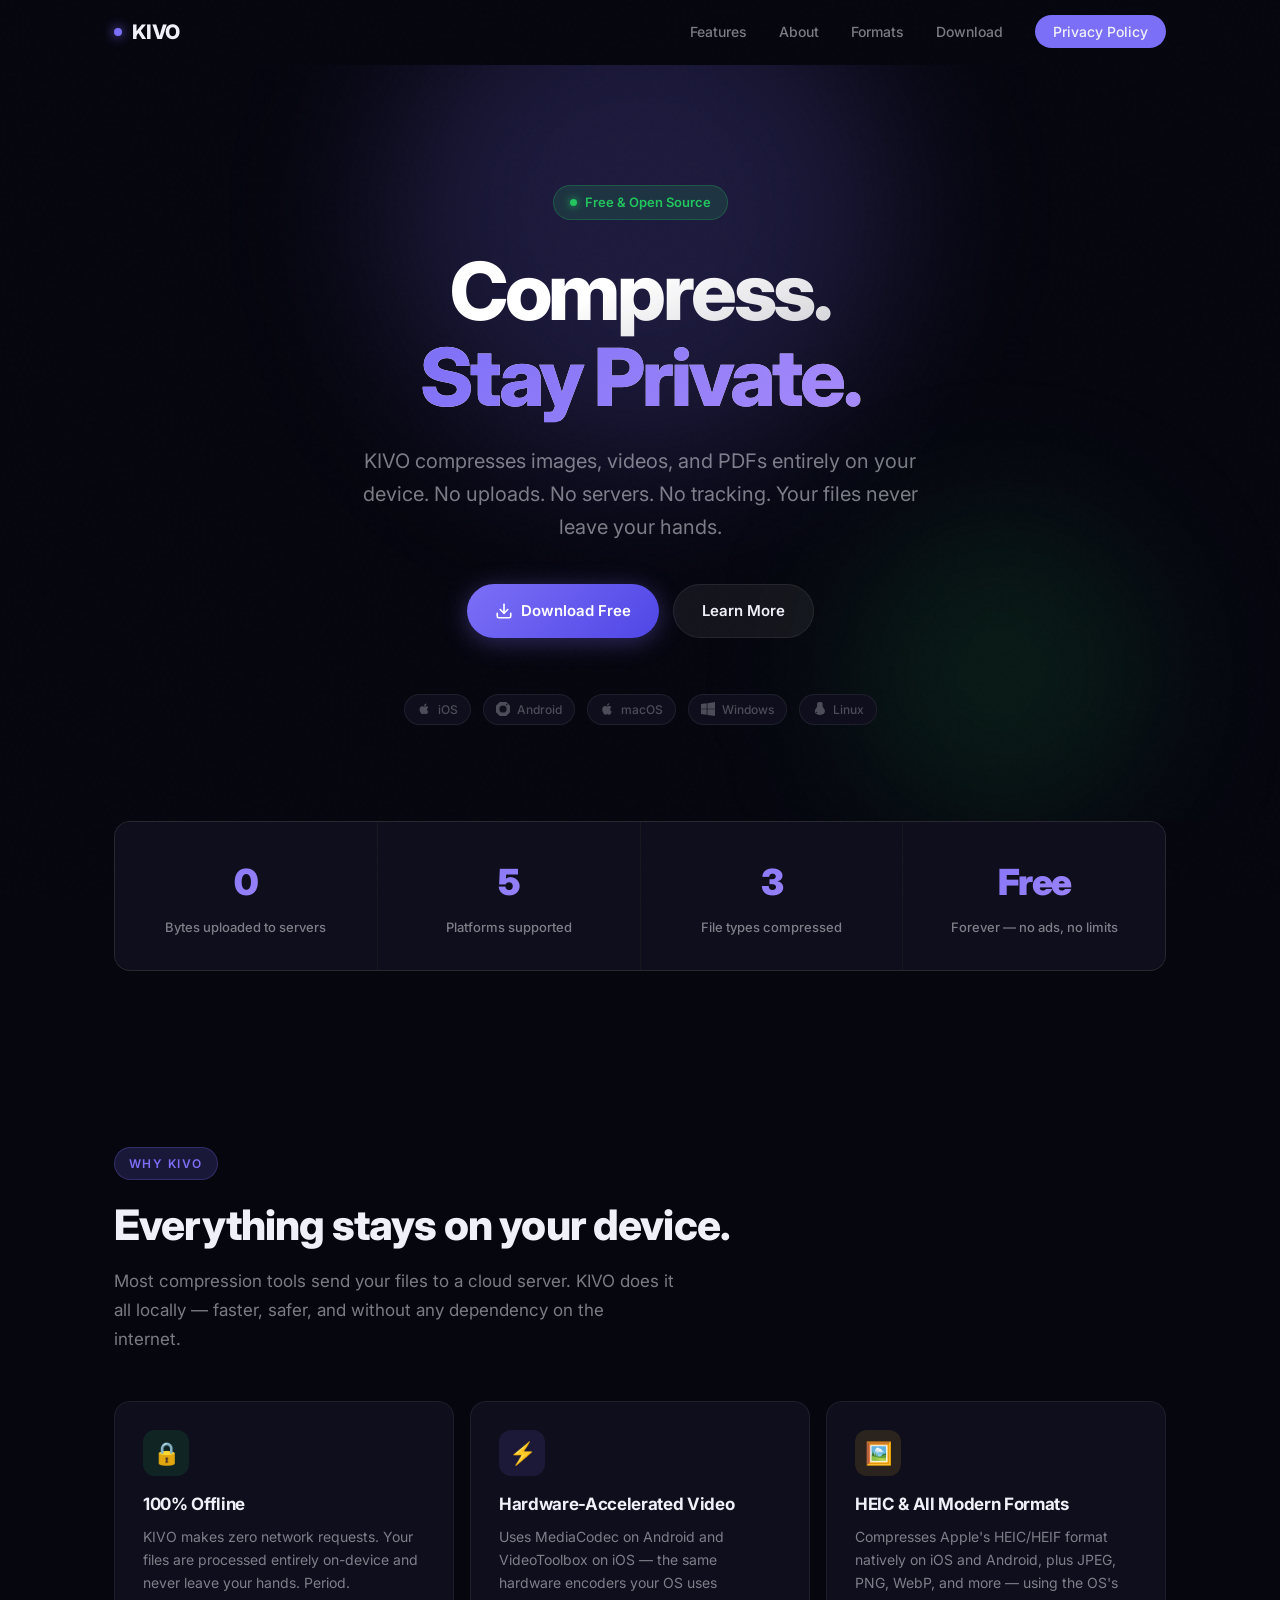
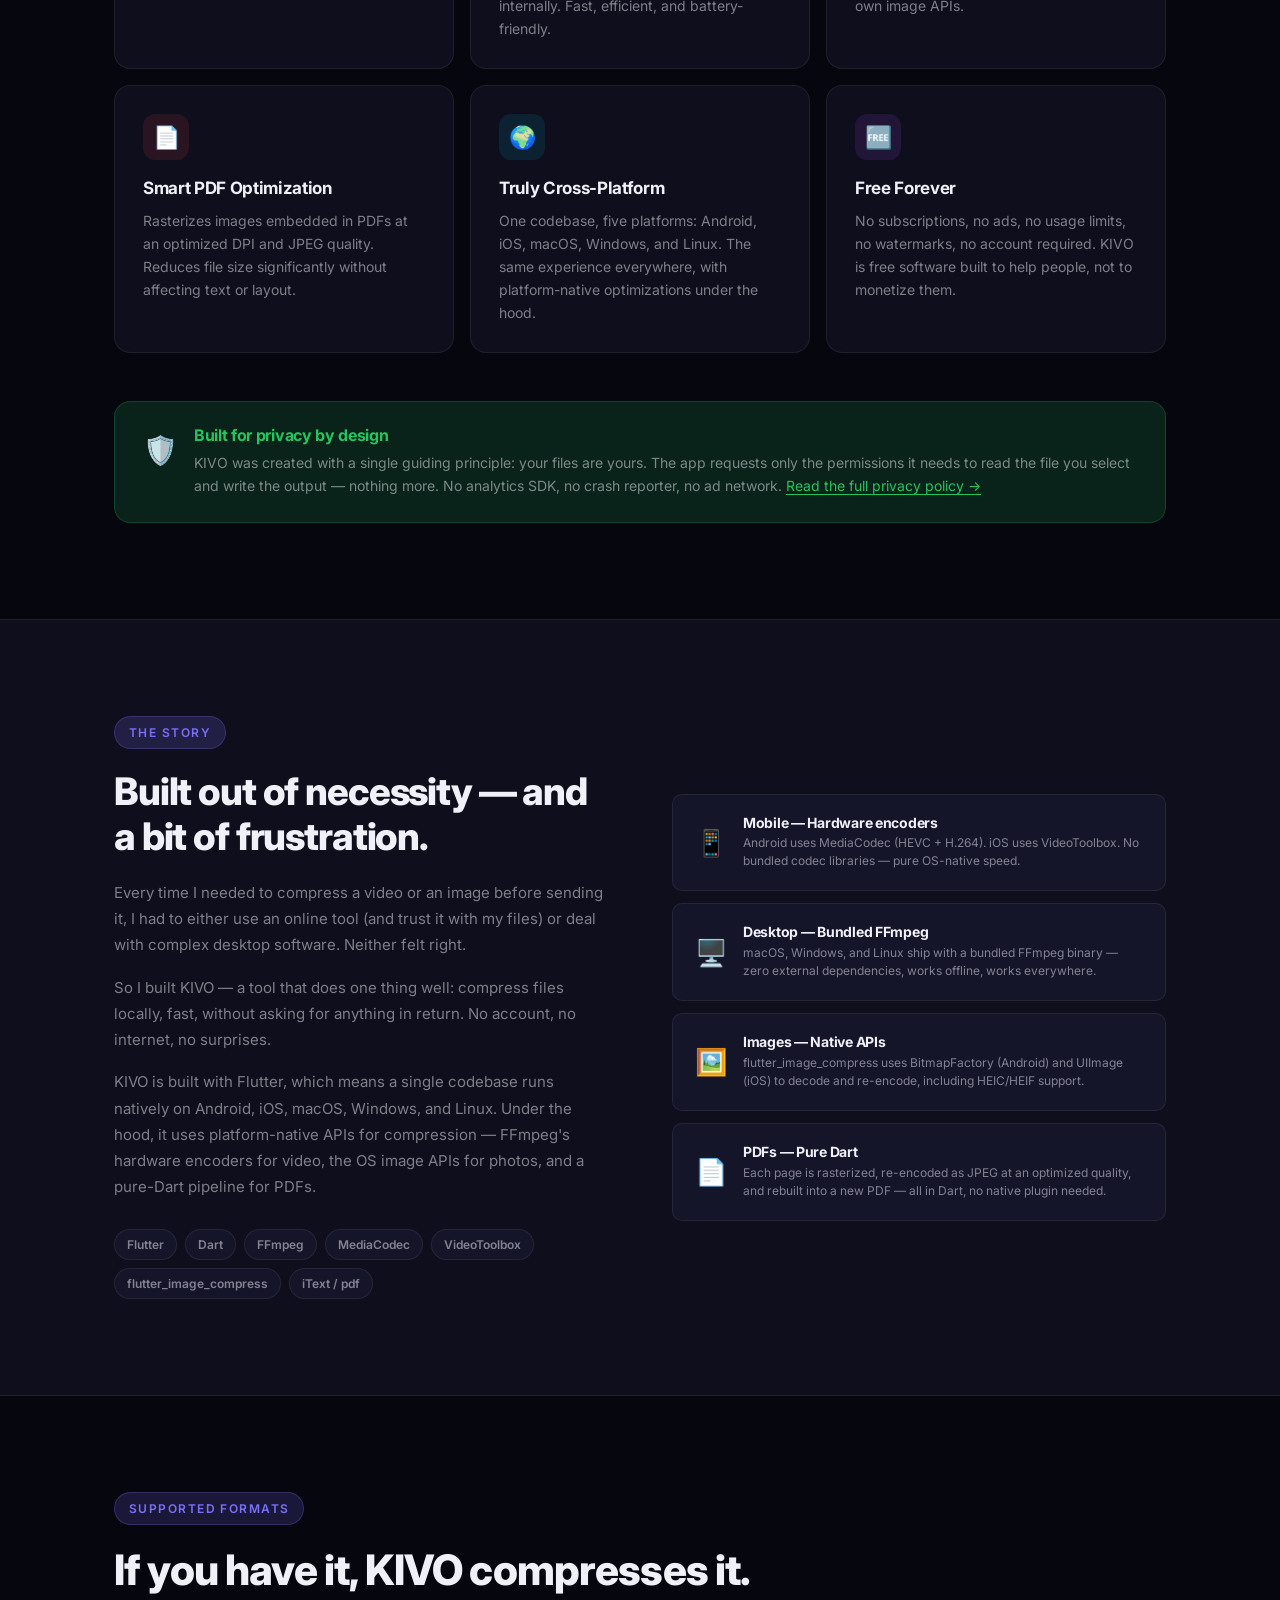
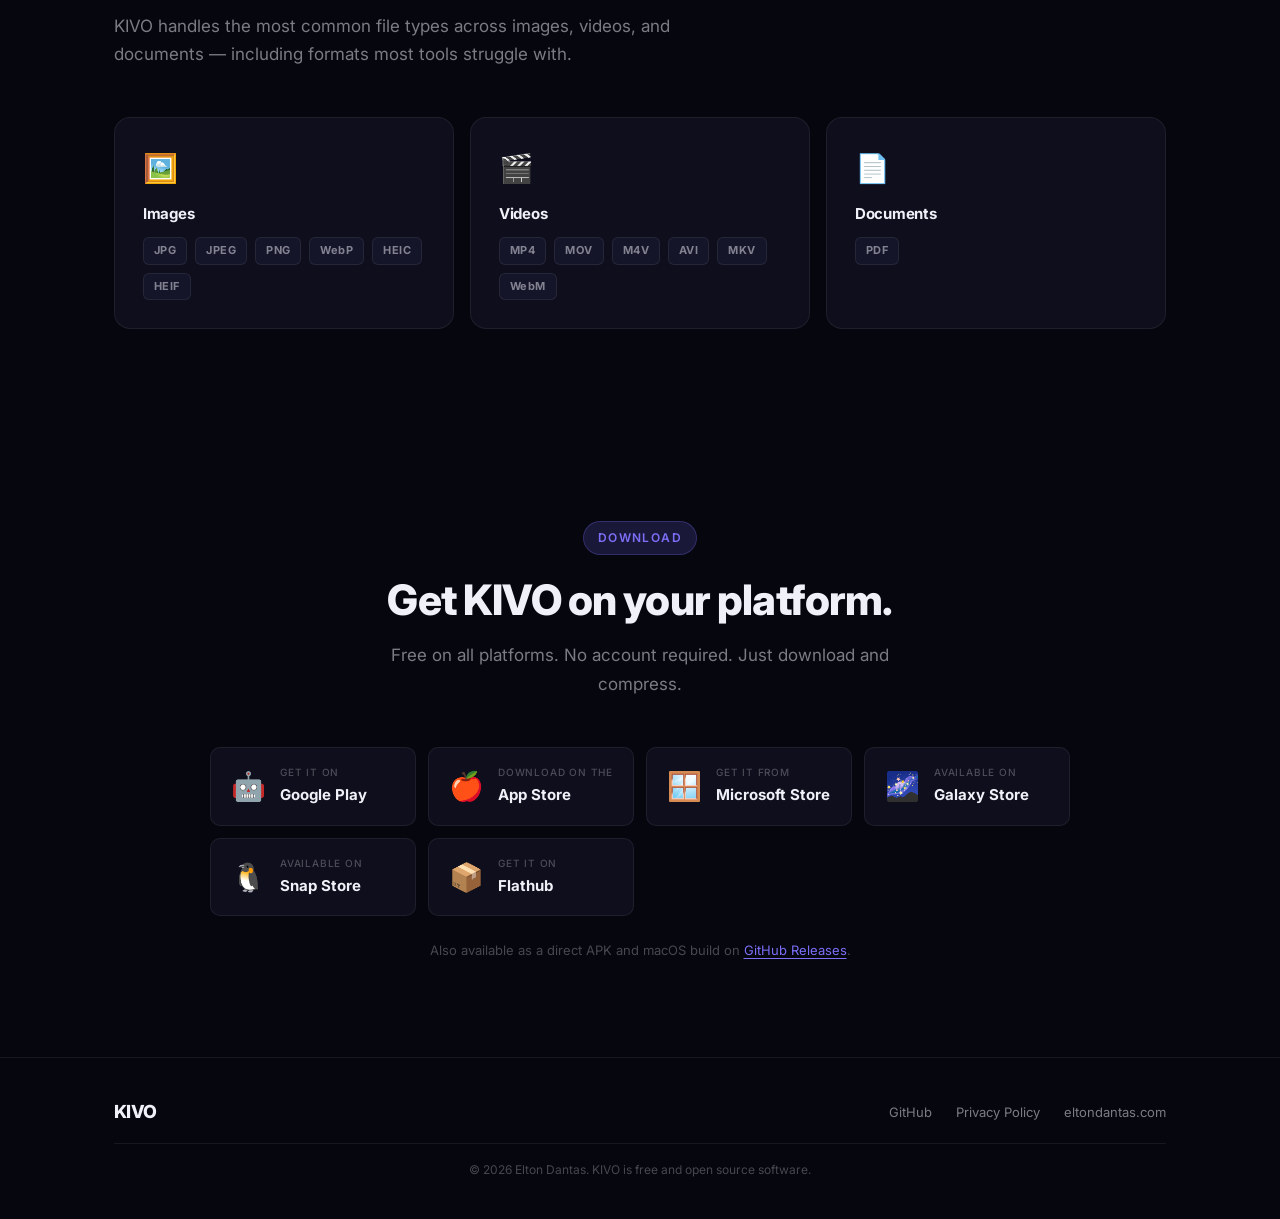
<file: docs/website/index.html>
<!DOCTYPE html>
<html lang="en">
<head>
  <meta charset="UTF-8" />
  <meta name="viewport" content="width=device-width, initial-scale=1.0" />
  <title>KIVO – Compress. Protect. Stay Private.</title>
  <meta name="description" content="KIVO is a free, offline file compressor for images, videos, and PDFs. Your files never leave your device." />
  <meta name="author" content="Elton Dantas" />

  <!-- Open Graph -->
  <meta property="og:title" content="KIVO – Compress. Protect. Stay Private." />
  <meta property="og:description" content="Free, offline compression for images, videos, and PDFs. No uploads. No tracking. 100% local." />
  <meta property="og:type" content="website" />
  <meta property="og:url" content="https://eltondantas.com/kivo" />

  <link rel="stylesheet" href="style.css" />

  <style>
    /* ── Hero ── */
    .hero {
      position: relative;
      padding: 120px 0 96px;
      overflow: hidden;
      text-align: center;
    }

    .hero .glow-blob:nth-child(1) {
      width: 500px; height: 500px;
      background: rgba(124, 111, 247, 0.2);
      top: -100px; left: 50%;
      transform: translateX(-50%);
    }

    .hero .glow-blob:nth-child(2) {
      width: 300px; height: 300px;
      background: rgba(34, 197, 94, 0.12);
      bottom: 0; right: 10%;
    }

    .hero-badge {
      display: inline-flex;
      align-items: center;
      gap: 8px;
      font-size: 13px;
      font-weight: 600;
      color: var(--green);
      background: var(--green-glow);
      border: 1px solid rgba(34,197,94,0.25);
      padding: 6px 16px;
      border-radius: 100px;
      margin-bottom: 28px;
    }

    .hero-badge::before {
      content: '';
      width: 7px; height: 7px;
      border-radius: 50%;
      background: var(--green);
      box-shadow: 0 0 8px var(--green);
    }

    .hero h1 {
      font-size: clamp(42px, 7vw, 80px);
      line-height: 1.08;
      letter-spacing: -0.04em;
      margin-bottom: 24px;
      background: linear-gradient(160deg, #ffffff 40%, rgba(255,255,255,0.5));
      -webkit-background-clip: text;
      -webkit-text-fill-color: transparent;
      background-clip: text;
    }

    .hero h1 span {
      background: linear-gradient(135deg, var(--primary), #a78bfa);
      -webkit-background-clip: text;
      -webkit-text-fill-color: transparent;
      background-clip: text;
    }

    .hero-sub {
      font-size: clamp(16px, 2.5vw, 20px);
      color: var(--text-muted);
      max-width: 580px;
      margin: 0 auto 40px;
      line-height: 1.65;
    }

    .hero-cta {
      display: flex;
      gap: 14px;
      justify-content: center;
      flex-wrap: wrap;
      margin-bottom: 56px;
    }

    .hero-platforms {
      display: flex;
      align-items: center;
      justify-content: center;
      gap: 12px;
      flex-wrap: wrap;
    }

    .platform-pill {
      display: inline-flex;
      align-items: center;
      gap: 7px;
      font-size: 12px;
      font-weight: 500;
      color: var(--text-faint);
      padding: 5px 12px;
      border-radius: 100px;
      border: 1px solid var(--border);
      background: var(--surface);
    }

    .platform-pill svg { flex-shrink: 0; }

    /* ── Stats ── */
    .stats {
      padding: 0 0 80px;
    }

    .stats-grid {
      display: grid;
      grid-template-columns: repeat(auto-fit, minmax(200px, 1fr));
      gap: 1px;
      background: var(--border);
      border: 1px solid var(--border);
      border-radius: var(--radius);
      overflow: hidden;
    }

    .stat-item {
      background: var(--surface);
      padding: 32px 28px;
      text-align: center;
    }

    .stat-value {
      font-size: 36px;
      font-weight: 900;
      letter-spacing: -0.04em;
      background: linear-gradient(135deg, var(--primary), #a78bfa);
      -webkit-background-clip: text;
      -webkit-text-fill-color: transparent;
      background-clip: text;
      margin-bottom: 6px;
    }

    .stat-label {
      font-size: 13px;
      color: var(--text-muted);
      font-weight: 500;
    }

    /* ── Features ── */
    .features-grid {
      display: grid;
      grid-template-columns: repeat(auto-fit, minmax(300px, 1fr));
      gap: 16px;
      margin-top: 48px;
    }

    .feature-card {
      background: var(--surface);
      border: 1px solid var(--border);
      border-radius: var(--radius);
      padding: 28px;
      transition: border-color var(--transition), transform var(--transition), box-shadow var(--transition);
    }

    .feature-card:hover {
      border-color: var(--border-hover);
      transform: translateY(-4px);
      box-shadow: 0 16px 48px rgba(0,0,0,0.4);
    }

    .feature-icon {
      width: 46px; height: 46px;
      border-radius: 12px;
      display: flex; align-items: center; justify-content: center;
      font-size: 22px;
      margin-bottom: 18px;
    }

    .feature-card h3 {
      font-size: 17px;
      font-weight: 700;
      margin-bottom: 10px;
      color: var(--text);
    }

    .feature-card p {
      font-size: 14px;
      color: var(--text-muted);
      line-height: 1.65;
    }

    /* ── Story ── */
    .story { background: var(--surface); border-top: 1px solid var(--border); border-bottom: 1px solid var(--border); }

    .story-grid {
      display: grid;
      grid-template-columns: 1fr 1fr;
      gap: 64px;
      align-items: center;
    }

    .story-text h2 {
      font-size: clamp(28px, 4vw, 38px);
      margin-bottom: 20px;
      letter-spacing: -0.03em;
    }

    .story-text p {
      font-size: 15px;
      color: var(--text-muted);
      line-height: 1.75;
      margin-bottom: 16px;
    }

    .story-text p:last-of-type { margin-bottom: 28px; }

    .tech-stack {
      display: flex;
      flex-wrap: wrap;
      gap: 8px;
    }

    .tech-tag {
      font-size: 12px;
      font-weight: 600;
      padding: 5px 12px;
      border-radius: 100px;
      background: var(--surface-2);
      border: 1px solid var(--border);
      color: var(--text-muted);
    }

    .story-visual {
      display: flex;
      flex-direction: column;
      gap: 12px;
    }

    .story-stat-card {
      background: var(--surface-2);
      border: 1px solid var(--border);
      border-radius: var(--radius-sm);
      padding: 20px 22px;
      display: flex;
      align-items: center;
      gap: 16px;
    }

    .story-stat-card .icon {
      font-size: 26px;
      flex-shrink: 0;
    }

    .story-stat-card h4 {
      font-size: 14px;
      font-weight: 700;
      margin-bottom: 3px;
    }

    .story-stat-card p {
      font-size: 12px;
      color: var(--text-muted);
      line-height: 1.5;
    }

    /* ── Formats ── */
    .formats-grid {
      display: grid;
      grid-template-columns: repeat(3, 1fr);
      gap: 16px;
      margin-top: 48px;
    }

    .format-card {
      background: var(--surface);
      border: 1px solid var(--border);
      border-radius: var(--radius);
      padding: 28px;
    }

    .format-card .format-icon {
      font-size: 28px;
      margin-bottom: 14px;
    }

    .format-card h3 {
      font-size: 15px;
      font-weight: 700;
      margin-bottom: 14px;
      color: var(--text);
    }

    .format-tags {
      display: flex;
      flex-wrap: wrap;
      gap: 8px;
    }

    .format-tag {
      font-size: 11px;
      font-weight: 700;
      letter-spacing: 0.04em;
      padding: 4px 10px;
      border-radius: 6px;
      background: var(--surface-2);
      border: 1px solid var(--border);
      color: var(--text-muted);
    }

    /* ── Download ── */
    .download { text-align: center; }

    .store-grid {
      display: grid;
      grid-template-columns: repeat(auto-fit, minmax(200px, 1fr));
      gap: 12px;
      margin-top: 48px;
      max-width: 860px;
      margin-left: auto;
      margin-right: auto;
    }

    .store-btn {
      display: flex;
      align-items: center;
      gap: 14px;
      background: var(--surface);
      border: 1px solid var(--border);
      border-radius: var(--radius-sm);
      padding: 16px 20px;
      transition: border-color var(--transition), transform var(--transition), box-shadow var(--transition);
      text-align: left;
    }

    .store-btn:hover {
      border-color: var(--border-hover);
      transform: translateY(-3px);
      box-shadow: 0 12px 32px rgba(0,0,0,0.35);
    }

    .store-btn-icon { font-size: 28px; flex-shrink: 0; }

    .store-btn-text .store-sub {
      font-size: 10px;
      font-weight: 500;
      text-transform: uppercase;
      letter-spacing: 0.08em;
      color: var(--text-faint);
      display: block;
      margin-bottom: 2px;
    }

    .store-btn-text .store-name {
      font-size: 15px;
      font-weight: 700;
      color: var(--text);
    }

    .store-btn-coming {
      opacity: 0.45;
      cursor: default;
    }

    .store-btn-coming:hover { transform: none; box-shadow: none; }

    .download-note {
      margin-top: 24px;
      font-size: 13px;
      color: var(--text-faint);
    }

    .download-note a {
      color: var(--primary);
      text-decoration: underline;
      text-underline-offset: 3px;
    }

    /* ── Privacy highlight ── */
    .privacy-highlight {
      display: flex;
      align-items: flex-start;
      gap: 16px;
      background: var(--green-glow);
      border: 1px solid rgba(34,197,94,0.2);
      border-radius: var(--radius);
      padding: 24px 28px;
      margin-top: 48px;
    }

    .privacy-highlight .ph-icon {
      font-size: 28px;
      flex-shrink: 0;
      margin-top: 2px;
    }

    .privacy-highlight h3 {
      font-size: 16px;
      font-weight: 700;
      margin-bottom: 6px;
      color: var(--green);
    }

    .privacy-highlight p {
      font-size: 14px;
      color: var(--text-muted);
      line-height: 1.65;
    }

    .privacy-highlight a {
      color: var(--green);
      text-decoration: underline;
      text-underline-offset: 3px;
    }

    /* ── Responsive ── */
    @media (max-width: 768px) {
      .hero { padding: 80px 0 64px; }
      .story-grid { grid-template-columns: 1fr; gap: 40px; }
      .formats-grid { grid-template-columns: 1fr; }
      .stats-grid { grid-template-columns: 1fr 1fr; }
    }

    @media (max-width: 480px) {
      .stats-grid { grid-template-columns: 1fr; }
    }
  </style>
</head>
<body>

  <!-- ── Navigation ── -->
  <nav class="nav">
    <div class="container">
      <div class="nav-inner">
        <a href="index.html" class="nav-logo">
          <span class="logo-dot"></span>
          KIVO
        </a>

        <ul class="nav-links">
          <li><a href="#features">Features</a></li>
          <li><a href="#story">About</a></li>
          <li><a href="#formats">Formats</a></li>
          <li><a href="#download">Download</a></li>
          <li><a href="privacy.html" class="nav-cta">Privacy Policy</a></li>
        </ul>

        <button class="nav-menu-btn" aria-label="Menu" aria-expanded="false">
          <span></span><span></span><span></span>
        </button>
      </div>
    </div>
  </nav>

  <!-- ── Hero ── -->
  <section class="hero">
    <div class="glow-blob"></div>
    <div class="glow-blob"></div>
    <div class="container">

      <div class="hero-badge">Free &amp; Open Source</div>

      <h1>
        Compress.<br>
        <span>Stay Private.</span>
      </h1>

      <p class="hero-sub">
        KIVO compresses images, videos, and PDFs entirely on your device.
        No uploads. No servers. No tracking. Your files never leave your hands.
      </p>

      <div class="hero-cta">
        <a href="#download" class="btn btn-primary">
          <svg width="18" height="18" viewBox="0 0 24 24" fill="none" stroke="currentColor" stroke-width="2.2" stroke-linecap="round" stroke-linejoin="round"><path d="M21 15v4a2 2 0 0 1-2 2H5a2 2 0 0 1-2-2v-4"/><polyline points="7 10 12 15 17 10"/><line x1="12" y1="15" x2="12" y2="3"/></svg>
          Download Free
        </a>
        <a href="#features" class="btn btn-ghost">Learn More</a>
      </div>

      <div class="hero-platforms">
        <span class="platform-pill">
          <svg width="14" height="14" viewBox="0 0 24 24" fill="currentColor"><path d="M17.05 20.28c-.98.95-2.05.8-3.08.35-1.09-.46-2.09-.48-3.24 0-1.44.62-2.2.44-3.06-.35C2.79 15.25 3.51 7.7 9.05 7.4c1.42.07 2.4.83 3.23.84.97-.01 2.28-.93 3.65-.79 1.55.15 2.72.76 3.49 1.89-3.17 1.85-2.64 6.24.63 7.44zM12.03 7.3c-.15-2.47 1.92-4.52 4.32-4.7.33 2.77-2.48 4.87-4.32 4.7z"/></svg>
          iOS
        </span>
        <span class="platform-pill">
          <svg width="14" height="14" viewBox="0 0 24 24" fill="currentColor"><path d="M17.523 0H6.477L0 6.477v11.046L6.477 24h11.046L24 17.523V6.477L17.523 0zm-5.526 18.188a6.188 6.188 0 1 1 0-12.376 6.188 6.188 0 0 1 0 12.376zm6.188-12.376a1.25 1.25 0 1 1 0-2.5 1.25 1.25 0 0 1 0 2.5z"/></svg>
          Android
        </span>
        <span class="platform-pill">
          <svg width="14" height="14" viewBox="0 0 24 24" fill="currentColor"><path d="M18.71 19.5c-.83 1.24-1.71 2.45-3.05 2.47-1.34.03-1.77-.79-3.29-.79-1.53 0-2 .77-3.27.82-1.31.05-2.3-1.32-3.14-2.53C4.25 17 2.94 12.45 4.7 9.39c.87-1.52 2.43-2.48 4.12-2.51 1.28-.02 2.5.87 3.29.87.78 0 2.26-1.07 3.8-.91.65.03 2.47.26 3.64 1.98-.09.06-2.17 1.28-2.15 3.81.03 3.02 2.65 4.03 2.68 4.04-.03.07-.42 1.44-1.38 2.83M13 3.5c.73-.83 1.94-1.46 2.94-1.5.13 1.17-.34 2.35-1.04 3.19-.69.85-1.83 1.51-2.95 1.42-.15-1.15.41-2.35 1.05-3.11z"/></svg>
          macOS
        </span>
        <span class="platform-pill">
          <svg width="14" height="14" viewBox="0 0 24 24" fill="currentColor"><path d="M0 3.449L9.75 2.1v9.451H0m10.949-9.602L24 0v11.4H10.949M0 12.6h9.75v9.451L0 20.699M10.949 12.6H24V24l-12.9-1.801"/></svg>
          Windows
        </span>
        <span class="platform-pill">
          <svg width="14" height="14" viewBox="0 0 24 24" fill="currentColor"><path d="M12.504 0c-.155 0-.315.008-.48.021-4.226.333-3.105 4.807-3.17 6.298-.076 1.092-.3 1.953-1.05 3.02-.885 1.051-2.127 2.75-2.716 4.521-.278.832-.41 1.684-.287 2.489a5.745 5.745 0 0 0 .762 2.211c1.312 2.233 4.363 3.68 7.924 3.68s6.613-1.447 7.924-3.68a5.745 5.745 0 0 0 .762-2.211c.123-.805-.009-1.657-.287-2.489-.589-1.771-1.831-3.47-2.716-4.521-.75-1.067-.974-1.928-1.05-3.02-.065-1.491 1.056-5.965-3.17-6.298-.165-.013-.325-.021-.48-.021zm-4.73 18.68a1.05 1.05 0 1 1 0-2.101 1.05 1.05 0 0 1 0 2.1zm2.428-5.355a3.495 3.495 0 0 0 4.604 0"/></svg>
          Linux
        </span>
      </div>

    </div>
  </section>

  <!-- ── Stats ── -->
  <section class="stats">
    <div class="container">
      <div class="stats-grid">
        <div class="stat-item fade-up">
          <div class="stat-value">0</div>
          <div class="stat-label">Bytes uploaded to servers</div>
        </div>
        <div class="stat-item fade-up">
          <div class="stat-value">5</div>
          <div class="stat-label">Platforms supported</div>
        </div>
        <div class="stat-item fade-up">
          <div class="stat-value">3</div>
          <div class="stat-label">File types compressed</div>
        </div>
        <div class="stat-item fade-up">
          <div class="stat-value">Free</div>
          <div class="stat-label">Forever — no ads, no limits</div>
        </div>
      </div>
    </div>
  </section>

  <!-- ── Features ── -->
  <section id="features">
    <div class="container">
      <div class="section-label">Why KIVO</div>
      <h2 class="section-title">Everything stays on your device.</h2>
      <p class="section-subtitle">
        Most compression tools send your files to a cloud server. KIVO does it all locally — faster, safer, and without any dependency on the internet.
      </p>

      <div class="features-grid">

        <div class="feature-card fade-up">
          <div class="feature-icon" style="background: rgba(34,197,94,0.12);">🔒</div>
          <h3>100% Offline</h3>
          <p>KIVO makes zero network requests. Your files are processed entirely on-device and never leave your hands. Period.</p>
        </div>

        <div class="feature-card fade-up">
          <div class="feature-icon" style="background: rgba(124,111,247,0.12);">⚡️</div>
          <h3>Hardware-Accelerated Video</h3>
          <p>Uses MediaCodec on Android and VideoToolbox on iOS — the same hardware encoders your OS uses internally. Fast, efficient, and battery-friendly.</p>
        </div>

        <div class="feature-card fade-up">
          <div class="feature-icon" style="background: rgba(251,191,36,0.12);">🖼️</div>
          <h3>HEIC &amp; All Modern Formats</h3>
          <p>Compresses Apple's HEIC/HEIF format natively on iOS and Android, plus JPEG, PNG, WebP, and more — using the OS's own image APIs.</p>
        </div>

        <div class="feature-card fade-up">
          <div class="feature-icon" style="background: rgba(239,68,68,0.12);">📄</div>
          <h3>Smart PDF Optimization</h3>
          <p>Rasterizes images embedded in PDFs at an optimized DPI and JPEG quality. Reduces file size significantly without affecting text or layout.</p>
        </div>

        <div class="feature-card fade-up">
          <div class="feature-icon" style="background: rgba(6,182,212,0.12);">🌍</div>
          <h3>Truly Cross-Platform</h3>
          <p>One codebase, five platforms: Android, iOS, macOS, Windows, and Linux. The same experience everywhere, with platform-native optimizations under the hood.</p>
        </div>

        <div class="feature-card fade-up">
          <div class="feature-icon" style="background: rgba(168,85,247,0.12);">🆓</div>
          <h3>Free Forever</h3>
          <p>No subscriptions, no ads, no usage limits, no watermarks, no account required. KIVO is free software built to help people, not to monetize them.</p>
        </div>

      </div>

      <div class="privacy-highlight fade-up">
        <div class="ph-icon">🛡️</div>
        <div>
          <h3>Built for privacy by design</h3>
          <p>
            KIVO was created with a single guiding principle: your files are yours. The app requests only the permissions it needs to read the file you select and write the output — nothing more. No analytics SDK, no crash reporter, no ad network.
            <a href="privacy.html">Read the full privacy policy →</a>
          </p>
        </div>
      </div>
    </div>
  </section>

  <!-- ── Story ── -->
  <section id="story" class="story">
    <div class="container">
      <div class="story-grid">

        <div class="story-text fade-up">
          <div class="section-label">The Story</div>
          <h2>Built out of necessity — and a bit of frustration.</h2>
          <p>
            Every time I needed to compress a video or an image before sending it, I had to either use an online tool (and trust it with my files) or deal with complex desktop software. Neither felt right.
          </p>
          <p>
            So I built KIVO — a tool that does one thing well: compress files locally, fast, without asking for anything in return. No account, no internet, no surprises.
          </p>
          <p>
            KIVO is built with Flutter, which means a single codebase runs natively on Android, iOS, macOS, Windows, and Linux. Under the hood, it uses platform-native APIs for compression — FFmpeg's hardware encoders for video, the OS image APIs for photos, and a pure-Dart pipeline for PDFs.
          </p>
          <div class="tech-stack">
            <span class="tech-tag">Flutter</span>
            <span class="tech-tag">Dart</span>
            <span class="tech-tag">FFmpeg</span>
            <span class="tech-tag">MediaCodec</span>
            <span class="tech-tag">VideoToolbox</span>
            <span class="tech-tag">flutter_image_compress</span>
            <span class="tech-tag">iText / pdf</span>
          </div>
        </div>

        <div class="story-visual fade-up">
          <div class="story-stat-card">
            <div class="icon">📱</div>
            <div>
              <h4>Mobile — Hardware encoders</h4>
              <p>Android uses MediaCodec (HEVC + H.264). iOS uses VideoToolbox. No bundled codec libraries — pure OS-native speed.</p>
            </div>
          </div>
          <div class="story-stat-card">
            <div class="icon">🖥️</div>
            <div>
              <h4>Desktop — Bundled FFmpeg</h4>
              <p>macOS, Windows, and Linux ship with a bundled FFmpeg binary — zero external dependencies, works offline, works everywhere.</p>
            </div>
          </div>
          <div class="story-stat-card">
            <div class="icon">🖼️</div>
            <div>
              <h4>Images — Native APIs</h4>
              <p>flutter_image_compress uses BitmapFactory (Android) and UIImage (iOS) to decode and re-encode, including HEIC/HEIF support.</p>
            </div>
          </div>
          <div class="story-stat-card">
            <div class="icon">📄</div>
            <div>
              <h4>PDFs — Pure Dart</h4>
              <p>Each page is rasterized, re-encoded as JPEG at an optimized quality, and rebuilt into a new PDF — all in Dart, no native plugin needed.</p>
            </div>
          </div>
        </div>

      </div>
    </div>
  </section>

  <!-- ── Formats ── -->
  <section id="formats">
    <div class="container">
      <div class="section-label">Supported Formats</div>
      <h2 class="section-title">If you have it, KIVO compresses it.</h2>
      <p class="section-subtitle">
        KIVO handles the most common file types across images, videos, and documents — including formats most tools struggle with.
      </p>

      <div class="formats-grid">

        <div class="format-card fade-up">
          <div class="format-icon">🖼️</div>
          <h3>Images</h3>
          <div class="format-tags">
            <span class="format-tag">JPG</span>
            <span class="format-tag">JPEG</span>
            <span class="format-tag">PNG</span>
            <span class="format-tag">WebP</span>
            <span class="format-tag">HEIC</span>
            <span class="format-tag">HEIF</span>
          </div>
        </div>

        <div class="format-card fade-up">
          <div class="format-icon">🎬</div>
          <h3>Videos</h3>
          <div class="format-tags">
            <span class="format-tag">MP4</span>
            <span class="format-tag">MOV</span>
            <span class="format-tag">M4V</span>
            <span class="format-tag">AVI</span>
            <span class="format-tag">MKV</span>
            <span class="format-tag">WebM</span>
          </div>
        </div>

        <div class="format-card fade-up">
          <div class="format-icon">📄</div>
          <h3>Documents</h3>
          <div class="format-tags">
            <span class="format-tag">PDF</span>
          </div>
        </div>

      </div>
    </div>
  </section>

  <!-- ── Download ── -->
  <section id="download" class="download">
    <div class="container">
      <div class="section-label">Download</div>
      <h2 class="section-title">Get KIVO on your platform.</h2>
      <p class="section-subtitle" style="margin: 0 auto;">
        Free on all platforms. No account required. Just download and compress.
      </p>

      <div class="store-grid">

        <a href="https://github.com/eltonccdantas/kivo/releases" class="store-btn fade-up" target="_blank" rel="noopener">
          <div class="store-btn-icon">🤖</div>
          <div class="store-btn-text">
            <span class="store-sub">Get it on</span>
            <span class="store-name">Google Play</span>
          </div>
        </a>

        <a href="https://github.com/eltonccdantas/kivo/releases" class="store-btn fade-up" target="_blank" rel="noopener">
          <div class="store-btn-icon">🍎</div>
          <div class="store-btn-text">
            <span class="store-sub">Download on the</span>
            <span class="store-name">App Store</span>
          </div>
        </a>

        <a href="https://github.com/eltonccdantas/kivo/releases" class="store-btn fade-up" target="_blank" rel="noopener">
          <div class="store-btn-icon">🪟</div>
          <div class="store-btn-text">
            <span class="store-sub">Get it from</span>
            <span class="store-name">Microsoft Store</span>
          </div>
        </a>

        <a href="https://github.com/eltonccdantas/kivo/releases" class="store-btn fade-up" target="_blank" rel="noopener">
          <div class="store-btn-icon">🌌</div>
          <div class="store-btn-text">
            <span class="store-sub">Available on</span>
            <span class="store-name">Galaxy Store</span>
          </div>
        </a>

        <a href="https://github.com/eltonccdantas/kivo/releases" class="store-btn fade-up" target="_blank" rel="noopener">
          <div class="store-btn-icon">🐧</div>
          <div class="store-btn-text">
            <span class="store-sub">Available on</span>
            <span class="store-name">Snap Store</span>
          </div>
        </a>

        <a href="https://github.com/eltonccdantas/kivo/releases" class="store-btn fade-up" target="_blank" rel="noopener">
          <div class="store-btn-icon">📦</div>
          <div class="store-btn-text">
            <span class="store-sub">Get it on</span>
            <span class="store-name">Flathub</span>
          </div>
        </a>

      </div>

      <p class="download-note">
        Also available as a direct APK and macOS build on
        <a href="https://github.com/eltonccdantas/kivo/releases" target="_blank" rel="noopener">GitHub Releases</a>.
      </p>

    </div>
  </section>

  <!-- ── Footer ── -->
  <footer class="footer">
    <div class="container">
      <div class="footer-inner">
        <div class="footer-logo">KIVO</div>
        <div class="footer-links">
          <a href="https://github.com/eltonccdantas/kivo" target="_blank" rel="noopener">GitHub</a>
          <a href="privacy.html">Privacy Policy</a>
          <a href="https://eltondantas.com" target="_blank" rel="noopener">eltondantas.com</a>
        </div>
      </div>
      <div class="footer-copy">
        &copy; <span id="year">2026</span> Elton Dantas. KIVO is free and open source software.
      </div>
    </div>
  </footer>

  <script src="script.js"></script>
  <script>
    document.getElementById('year').textContent = new Date().getFullYear();
  </script>
</body>
</html>
</file>
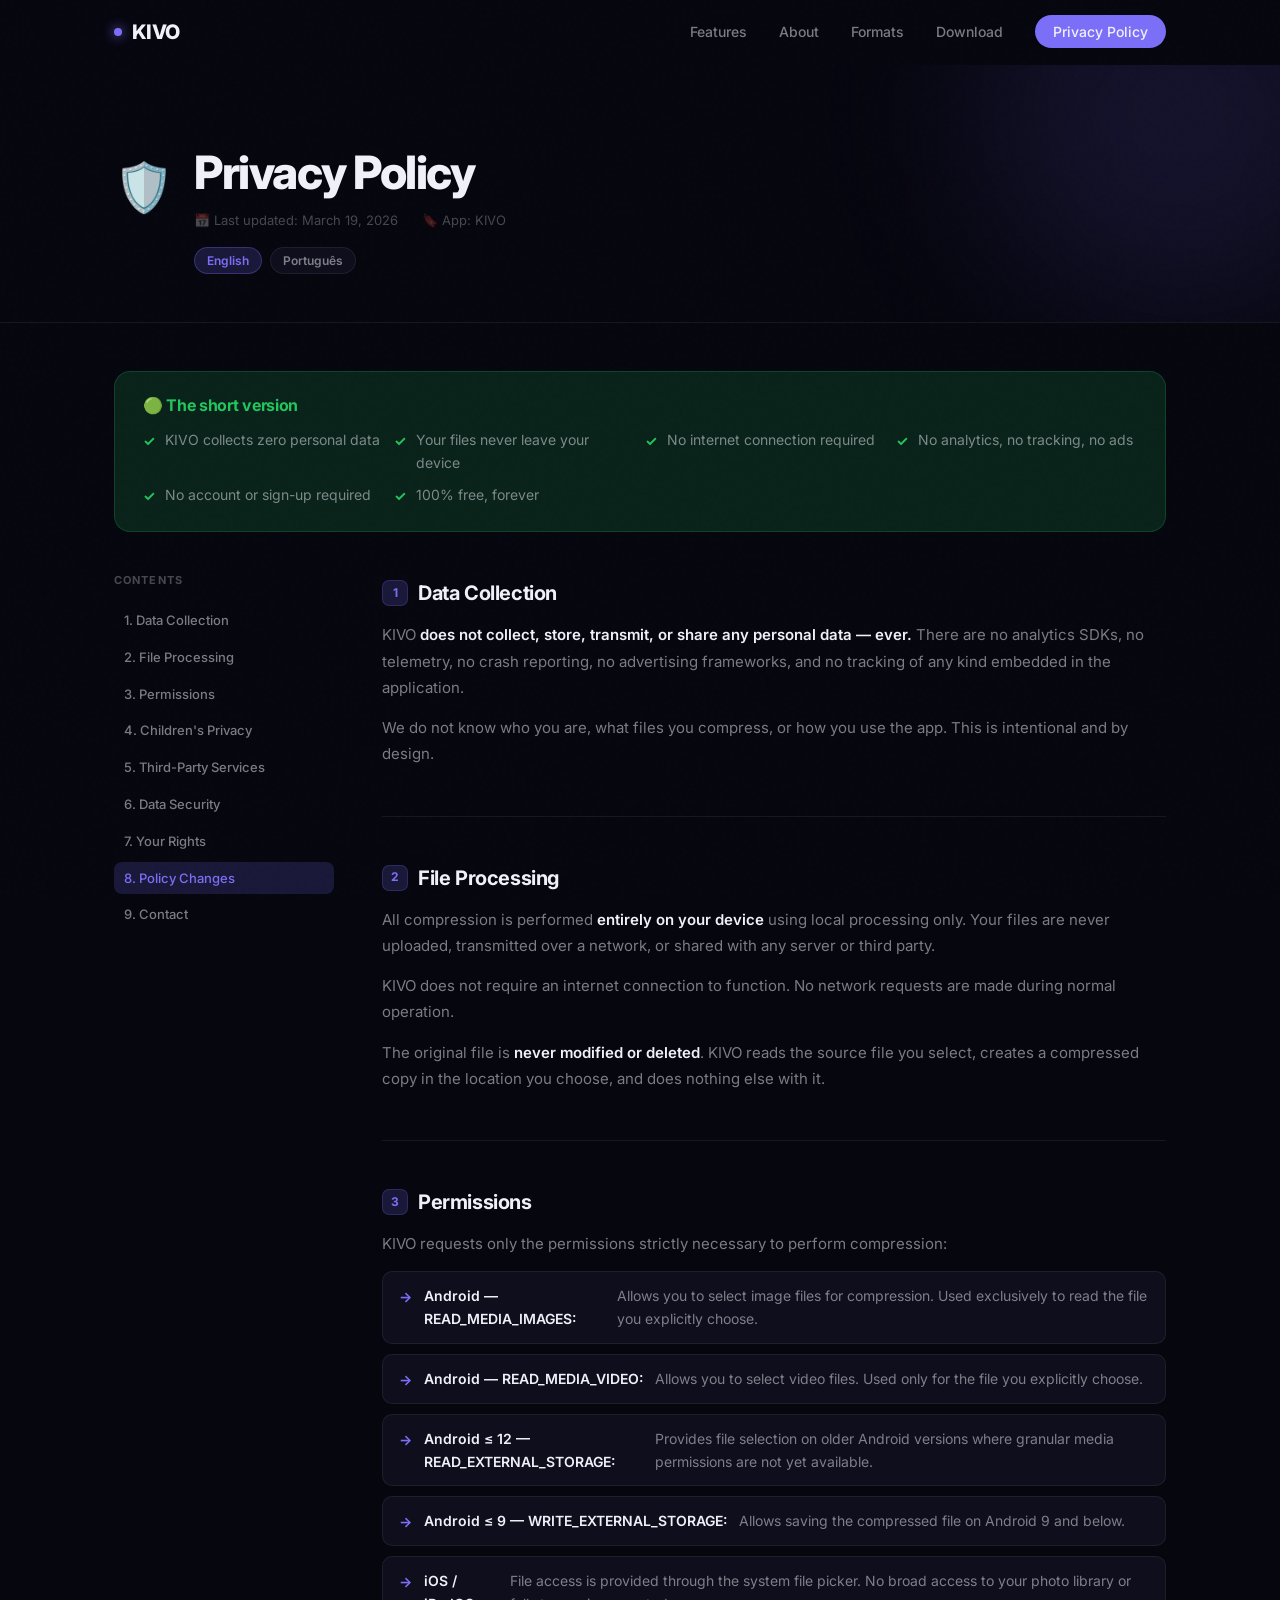
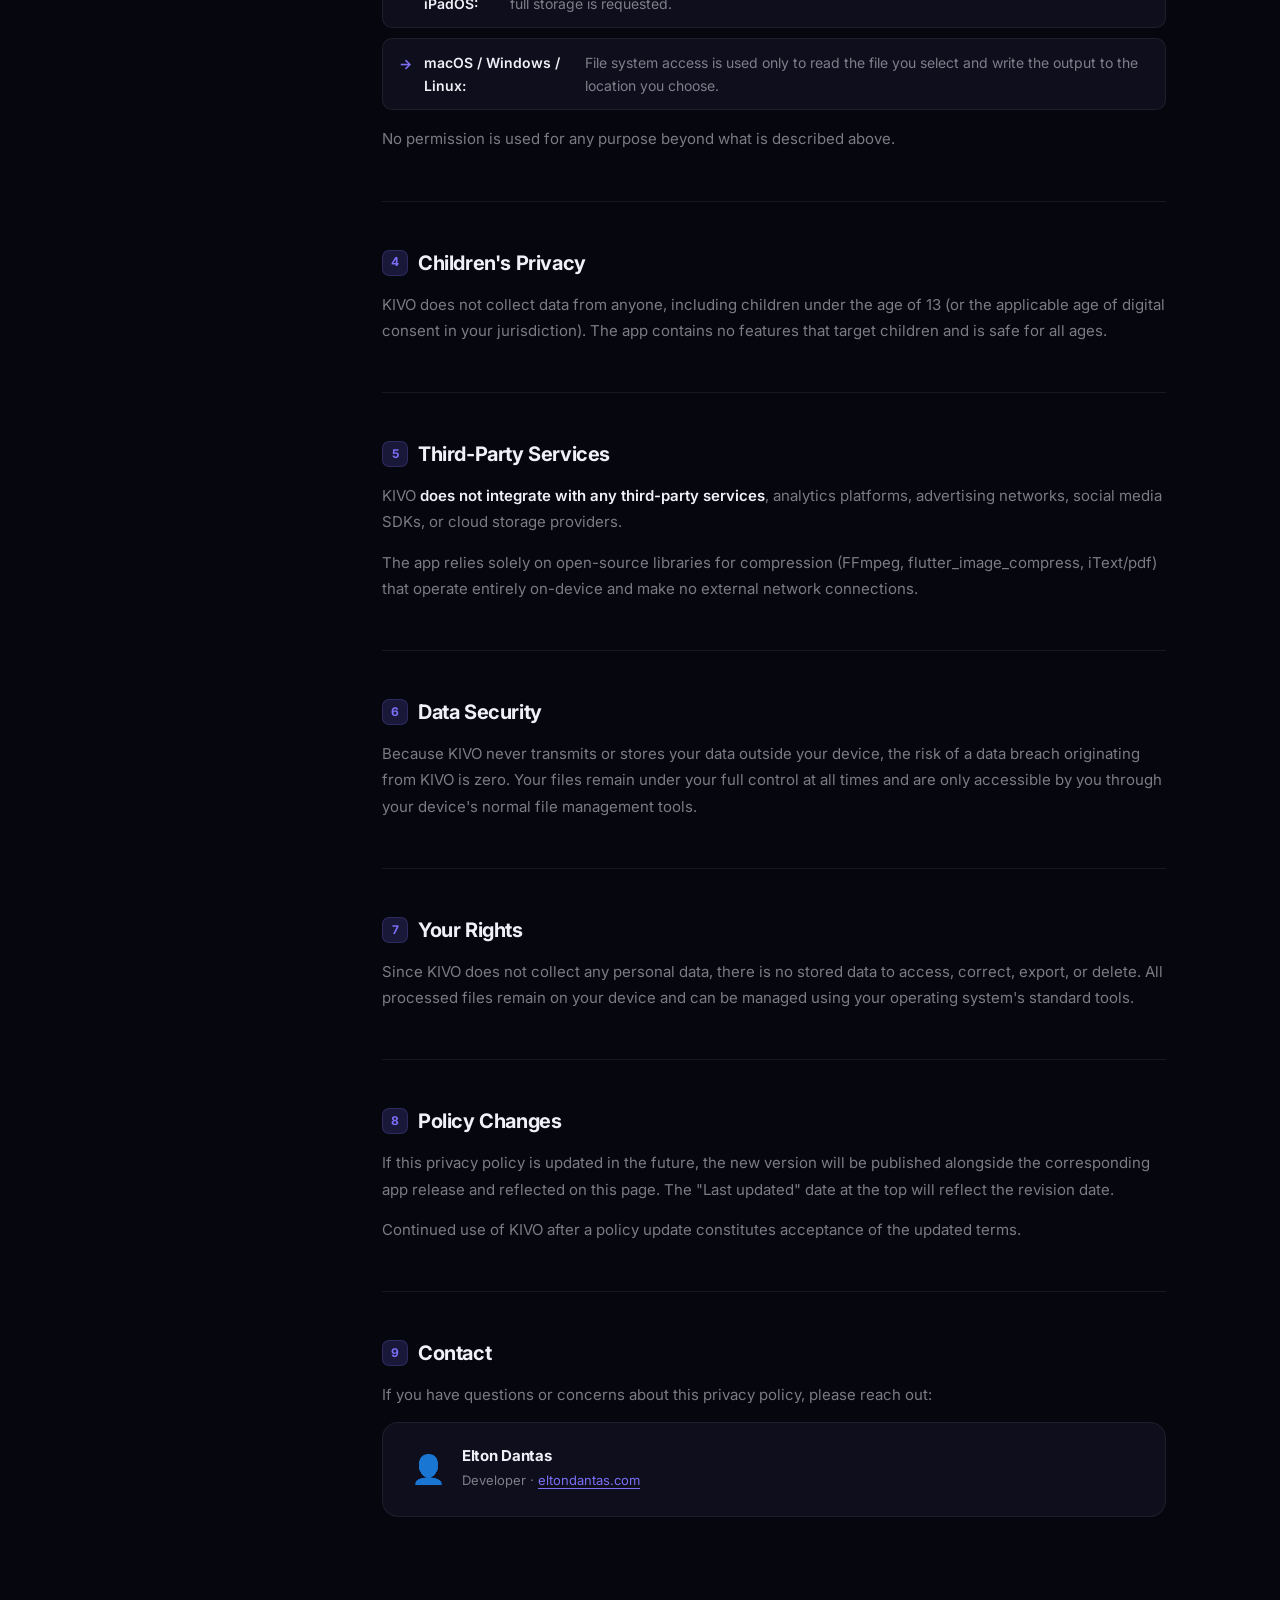
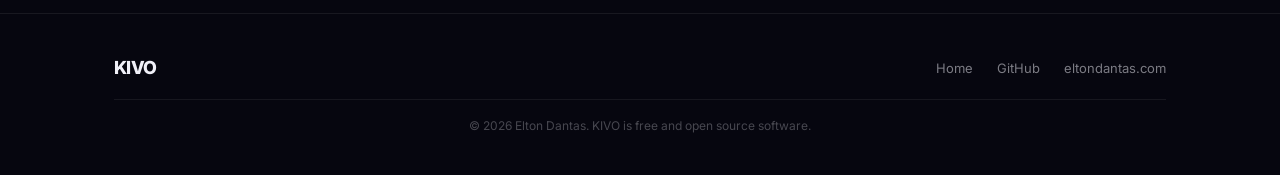
<file: docs/website/privacy.html>
<!DOCTYPE html>
<html lang="en">
<head>
  <meta charset="UTF-8" />
  <meta name="viewport" content="width=device-width, initial-scale=1.0" />
  <title>Privacy Policy – KIVO</title>
  <meta name="description" content="KIVO Privacy Policy. KIVO collects no personal data. All file processing happens locally on your device." />
  <meta name="author" content="Elton Dantas" />

  <link rel="stylesheet" href="style.css" />

  <style>
    /* ── Privacy page specific ── */
    .privacy-hero {
      padding: 80px 0 48px;
      border-bottom: 1px solid var(--border);
      position: relative;
      overflow: hidden;
    }

    .privacy-hero .glow-blob {
      width: 400px; height: 400px;
      background: rgba(124, 111, 247, 0.12);
      top: -150px; right: -100px;
    }

    .privacy-hero-inner {
      display: flex;
      align-items: flex-start;
      gap: 20px;
    }

    .privacy-shield {
      font-size: 48px;
      flex-shrink: 0;
      margin-top: 4px;
    }

    .privacy-hero h1 {
      font-size: clamp(28px, 5vw, 46px);
      letter-spacing: -0.03em;
      margin-bottom: 10px;
    }

    .privacy-hero .meta {
      font-size: 13px;
      color: var(--text-faint);
    }

    .privacy-hero .meta span {
      display: inline-flex;
      align-items: center;
      gap: 6px;
      margin-right: 20px;
    }

    /* ── Summary banner ── */
    .privacy-summary {
      background: var(--green-glow);
      border: 1px solid rgba(34,197,94,0.2);
      border-radius: var(--radius);
      padding: 24px 28px;
      margin-bottom: 40px;
    }

    .privacy-summary h2 {
      font-size: 16px;
      font-weight: 700;
      color: var(--green);
      margin-bottom: 14px;
      display: flex;
      align-items: center;
      gap: 8px;
    }

    .summary-list {
      display: grid;
      grid-template-columns: repeat(auto-fit, minmax(240px, 1fr));
      gap: 10px;
      list-style: none;
    }

    .summary-list li {
      display: flex;
      align-items: flex-start;
      gap: 10px;
      font-size: 14px;
      color: var(--text-muted);
    }

    .summary-list li::before {
      content: '✓';
      color: var(--green);
      font-weight: 700;
      flex-shrink: 0;
      margin-top: 1px;
    }

    /* ── Content ── */
    .privacy-content {
      padding: 48px 0 96px;
    }

    .privacy-layout {
      display: grid;
      grid-template-columns: 220px 1fr;
      gap: 48px;
      align-items: start;
    }

    /* Sticky TOC */
    .privacy-toc {
      position: sticky;
      top: 84px;
    }

    .toc-title {
      font-size: 11px;
      font-weight: 700;
      letter-spacing: 0.1em;
      text-transform: uppercase;
      color: var(--text-faint);
      margin-bottom: 14px;
    }

    .toc-list {
      list-style: none;
      display: flex;
      flex-direction: column;
      gap: 4px;
    }

    .toc-list a {
      display: block;
      font-size: 13px;
      font-weight: 500;
      color: var(--text-muted);
      padding: 6px 10px;
      border-radius: 8px;
      transition: background var(--transition), color var(--transition);
    }

    .toc-list a:hover {
      background: var(--surface);
      color: var(--text);
    }

    .toc-list a.active {
      background: var(--primary-glow);
      color: var(--primary);
    }

    /* Article */
    .privacy-article section {
      padding: 0;
      margin-bottom: 48px;
    }

    .privacy-article section:last-child { margin-bottom: 0; }

    .privacy-article h2 {
      font-size: 20px;
      font-weight: 700;
      letter-spacing: -0.02em;
      margin-bottom: 16px;
      color: var(--text);
      display: flex;
      align-items: center;
      gap: 10px;
      padding-top: 8px;
    }

    .privacy-article h2 .section-num {
      font-size: 12px;
      font-weight: 700;
      color: var(--primary);
      background: var(--primary-glow);
      border: 1px solid rgba(124,111,247,0.2);
      width: 26px; height: 26px;
      border-radius: 7px;
      display: inline-flex;
      align-items: center;
      justify-content: center;
      flex-shrink: 0;
    }

    .privacy-article p {
      font-size: 15px;
      color: var(--text-muted);
      line-height: 1.75;
      margin-bottom: 14px;
    }

    .privacy-article p:last-child { margin-bottom: 0; }

    .privacy-article strong {
      color: var(--text);
      font-weight: 600;
    }

    .privacy-article ul {
      list-style: none;
      margin: 12px 0 16px;
      display: flex;
      flex-direction: column;
      gap: 10px;
    }

    .privacy-article ul li {
      font-size: 14px;
      color: var(--text-muted);
      line-height: 1.65;
      padding: 12px 16px;
      background: var(--surface);
      border: 1px solid var(--border);
      border-radius: var(--radius-sm);
      display: flex;
      gap: 12px;
    }

    .privacy-article ul li::before {
      content: '→';
      color: var(--primary);
      flex-shrink: 0;
      margin-top: 1px;
      font-weight: 700;
    }

    .privacy-article a {
      color: var(--primary);
      text-decoration: underline;
      text-underline-offset: 3px;
    }

    /* Contact card */
    .contact-card {
      background: var(--surface);
      border: 1px solid var(--border);
      border-radius: var(--radius);
      padding: 24px 28px;
      display: flex;
      align-items: center;
      gap: 16px;
      margin-top: 12px;
    }

    .contact-card .contact-icon { font-size: 28px; }

    .contact-card h3 {
      font-size: 15px;
      font-weight: 700;
      margin-bottom: 4px;
    }

    .contact-card p {
      font-size: 13px;
      color: var(--text-muted);
      margin: 0 !important;
    }

    .contact-card a {
      color: var(--primary);
      text-decoration: underline;
      text-underline-offset: 3px;
    }

    /* Divider */
    .privacy-divider {
      height: 1px;
      background: var(--border);
      margin: 40px 0;
    }

    /* Language toggle */
    .lang-toggle {
      display: flex;
      gap: 8px;
      margin-top: 16px;
      flex-wrap: wrap;
    }

    .lang-btn {
      font-family: var(--font);
      font-size: 12px;
      font-weight: 600;
      padding: 5px 12px;
      border-radius: 100px;
      border: 1px solid var(--border);
      background: var(--surface);
      color: var(--text-muted);
      cursor: pointer;
      transition: var(--transition);
    }

    .lang-btn.active, .lang-btn:hover {
      background: var(--primary-glow);
      border-color: rgba(124,111,247,0.3);
      color: var(--primary);
    }

    /* Responsive */
    @media (max-width: 768px) {
      .privacy-layout { grid-template-columns: 1fr; }
      .privacy-toc { position: static; }
    }
  </style>
</head>
<body>

  <!-- ── Navigation ── -->
  <nav class="nav">
    <div class="container">
      <div class="nav-inner">
        <a href="index.html" class="nav-logo">
          <span class="logo-dot"></span>
          KIVO
        </a>

        <ul class="nav-links">
          <li><a href="index.html#features">Features</a></li>
          <li><a href="index.html#story">About</a></li>
          <li><a href="index.html#formats">Formats</a></li>
          <li><a href="index.html#download">Download</a></li>
          <li><a href="privacy.html" class="nav-cta">Privacy Policy</a></li>
        </ul>

        <button class="nav-menu-btn" aria-label="Menu" aria-expanded="false">
          <span></span><span></span><span></span>
        </button>
      </div>
    </div>
  </nav>

  <!-- ── Hero ── -->
  <div class="privacy-hero">
    <div class="glow-blob"></div>
    <div class="container">
      <div class="privacy-hero-inner">
        <div class="privacy-shield">🛡️</div>
        <div>
          <h1>Privacy Policy</h1>
          <div class="meta">
            <span>📅 Last updated: March 19, 2026</span>
            <span>🔖 App: KIVO</span>
          </div>
          <div class="lang-toggle">
            <button class="lang-btn active" onclick="showLang('en', this)">English</button>
            <button class="lang-btn" onclick="showLang('pt', this)">Português</button>
          </div>
        </div>
      </div>
    </div>
  </div>

  <!-- ── Content ── -->
  <div class="privacy-content">
    <div class="container">

      <!-- Summary banner -->
      <div class="privacy-summary">
        <h2>🟢 The short version</h2>
        <ul class="summary-list">
          <li>KIVO collects zero personal data</li>
          <li>Your files never leave your device</li>
          <li>No internet connection required</li>
          <li>No analytics, no tracking, no ads</li>
          <li>No account or sign-up required</li>
          <li>100% free, forever</li>
        </ul>
      </div>

      <!-- ── ENGLISH ── -->
      <div id="lang-en">
        <div class="privacy-layout">

          <!-- TOC -->
          <aside class="privacy-toc">
            <p class="toc-title">Contents</p>
            <ul class="toc-list">
              <li><a href="#en-collection">1. Data Collection</a></li>
              <li><a href="#en-processing">2. File Processing</a></li>
              <li><a href="#en-permissions">3. Permissions</a></li>
              <li><a href="#en-children">4. Children's Privacy</a></li>
              <li><a href="#en-third-party">5. Third-Party Services</a></li>
              <li><a href="#en-security">6. Data Security</a></li>
              <li><a href="#en-rights">7. Your Rights</a></li>
              <li><a href="#en-changes">8. Policy Changes</a></li>
              <li><a href="#en-contact">9. Contact</a></li>
            </ul>
          </aside>

          <!-- Article -->
          <article class="privacy-article">

            <section id="en-collection">
              <h2><span class="section-num">1</span> Data Collection</h2>
              <p>
                KIVO <strong>does not collect, store, transmit, or share any personal data — ever.</strong>
                There are no analytics SDKs, no telemetry, no crash reporting, no advertising frameworks,
                and no tracking of any kind embedded in the application.
              </p>
              <p>
                We do not know who you are, what files you compress, or how you use the app.
                This is intentional and by design.
              </p>
            </section>

            <div class="privacy-divider"></div>

            <section id="en-processing">
              <h2><span class="section-num">2</span> File Processing</h2>
              <p>
                All compression is performed <strong>entirely on your device</strong> using local
                processing only. Your files are never uploaded, transmitted over a network, or
                shared with any server or third party.
              </p>
              <p>
                KIVO does not require an internet connection to function. No network requests
                are made during normal operation.
              </p>
              <p>
                The original file is <strong>never modified or deleted</strong>. KIVO reads the
                source file you select, creates a compressed copy in the location you choose,
                and does nothing else with it.
              </p>
            </section>

            <div class="privacy-divider"></div>

            <section id="en-permissions">
              <h2><span class="section-num">3</span> Permissions</h2>
              <p>KIVO requests only the permissions strictly necessary to perform compression:</p>

              <ul>
                <li><strong>Android — READ_MEDIA_IMAGES:</strong> Allows you to select image files for compression. Used exclusively to read the file you explicitly choose.</li>
                <li><strong>Android — READ_MEDIA_VIDEO:</strong> Allows you to select video files. Used only for the file you explicitly choose.</li>
                <li><strong>Android ≤ 12 — READ_EXTERNAL_STORAGE:</strong> Provides file selection on older Android versions where granular media permissions are not yet available.</li>
                <li><strong>Android ≤ 9 — WRITE_EXTERNAL_STORAGE:</strong> Allows saving the compressed file on Android 9 and below.</li>
                <li><strong>iOS / iPadOS:</strong> File access is provided through the system file picker. No broad access to your photo library or full storage is requested.</li>
                <li><strong>macOS / Windows / Linux:</strong> File system access is used only to read the file you select and write the output to the location you choose.</li>
              </ul>

              <p>No permission is used for any purpose beyond what is described above.</p>
            </section>

            <div class="privacy-divider"></div>

            <section id="en-children">
              <h2><span class="section-num">4</span> Children's Privacy</h2>
              <p>
                KIVO does not collect data from anyone, including children under the age of 13
                (or the applicable age of digital consent in your jurisdiction). The app contains
                no features that target children and is safe for all ages.
              </p>
            </section>

            <div class="privacy-divider"></div>

            <section id="en-third-party">
              <h2><span class="section-num">5</span> Third-Party Services</h2>
              <p>
                KIVO <strong>does not integrate with any third-party services</strong>, analytics
                platforms, advertising networks, social media SDKs, or cloud storage providers.
              </p>
              <p>
                The app relies solely on open-source libraries for compression (FFmpeg,
                flutter_image_compress, iText/pdf) that operate entirely on-device and make
                no external network connections.
              </p>
            </section>

            <div class="privacy-divider"></div>

            <section id="en-security">
              <h2><span class="section-num">6</span> Data Security</h2>
              <p>
                Because KIVO never transmits or stores your data outside your device, the risk of
                a data breach originating from KIVO is zero. Your files remain under your full
                control at all times and are only accessible by you through your device's normal
                file management tools.
              </p>
            </section>

            <div class="privacy-divider"></div>

            <section id="en-rights">
              <h2><span class="section-num">7</span> Your Rights</h2>
              <p>
                Since KIVO does not collect any personal data, there is no stored data to access,
                correct, export, or delete. All processed files remain on your device and can be
                managed using your operating system's standard tools.
              </p>
            </section>

            <div class="privacy-divider"></div>

            <section id="en-changes">
              <h2><span class="section-num">8</span> Policy Changes</h2>
              <p>
                If this privacy policy is updated in the future, the new version will be published
                alongside the corresponding app release and reflected on this page. The
                "Last updated" date at the top will reflect the revision date.
              </p>
              <p>
                Continued use of KIVO after a policy update constitutes acceptance of the
                updated terms.
              </p>
            </section>

            <div class="privacy-divider"></div>

            <section id="en-contact">
              <h2><span class="section-num">9</span> Contact</h2>
              <p>If you have questions or concerns about this privacy policy, please reach out:</p>
              <div class="contact-card">
                <div class="contact-icon">👤</div>
                <div>
                  <h3>Elton Dantas</h3>
                  <p>Developer · <a href="https://eltondantas.com" target="_blank" rel="noopener">eltondantas.com</a></p>
                </div>
              </div>
            </section>

          </article>
        </div>
      </div>

      <!-- ── PORTUGUÊS ── -->
      <div id="lang-pt" style="display:none;">
        <div class="privacy-layout">

          <!-- TOC -->
          <aside class="privacy-toc">
            <p class="toc-title">Conteúdo</p>
            <ul class="toc-list">
              <li><a href="#pt-coleta">1. Coleta de Dados</a></li>
              <li><a href="#pt-processamento">2. Processamento</a></li>
              <li><a href="#pt-permissoes">3. Permissões</a></li>
              <li><a href="#pt-criancas">4. Crianças</a></li>
              <li><a href="#pt-terceiros">5. Serviços de Terceiros</a></li>
              <li><a href="#pt-seguranca">6. Segurança</a></li>
              <li><a href="#pt-direitos">7. Seus Direitos</a></li>
              <li><a href="#pt-alteracoes">8. Alterações</a></li>
              <li><a href="#pt-contato">9. Contato</a></li>
            </ul>
          </aside>

          <!-- Article -->
          <article class="privacy-article">

            <section id="pt-coleta">
              <h2><span class="section-num">1</span> Coleta de Dados</h2>
              <p>
                O KIVO <strong>não coleta, armazena, transmite ou compartilha nenhum dado pessoal — jamais.</strong>
                Não há SDKs de análise de uso, telemetria, relatório de erros, frameworks de publicidade
                nem rastreamento de qualquer natureza no aplicativo.
              </p>
              <p>
                Não sabemos quem você é, quais arquivos você comprime nem como você usa o app.
                Isso é intencional e parte do design do produto.
              </p>
            </section>

            <div class="privacy-divider"></div>

            <section id="pt-processamento">
              <h2><span class="section-num">2</span> Processamento de Arquivos</h2>
              <p>
                Toda a compressão é realizada <strong>inteiramente no seu dispositivo</strong>,
                sem qualquer processamento externo. Seus arquivos nunca são enviados, transmitidos
                por rede ou compartilhados com servidores ou terceiros.
              </p>
              <p>
                O KIVO não exige conexão com a internet para funcionar. Nenhuma requisição de rede
                é feita durante o uso normal do aplicativo.
              </p>
              <p>
                O arquivo original <strong>nunca é modificado ou excluído</strong>. O KIVO lê o
                arquivo de origem que você selecionar, cria uma cópia comprimida no local que você
                escolher e nada mais.
              </p>
            </section>

            <div class="privacy-divider"></div>

            <section id="pt-permissoes">
              <h2><span class="section-num">3</span> Permissões</h2>
              <p>O KIVO solicita apenas as permissões estritamente necessárias para realizar a compressão:</p>

              <ul>
                <li><strong>Android — READ_MEDIA_IMAGES:</strong> Permite selecionar arquivos de imagem. Usado exclusivamente para o arquivo que você escolher explicitamente.</li>
                <li><strong>Android — READ_MEDIA_VIDEO:</strong> Permite selecionar arquivos de vídeo. Usado apenas para o arquivo que você escolher.</li>
                <li><strong>Android ≤ 12 — READ_EXTERNAL_STORAGE:</strong> Seleção de arquivos em versões mais antigas do Android onde as permissões granulares ainda não estão disponíveis.</li>
                <li><strong>Android ≤ 9 — WRITE_EXTERNAL_STORAGE:</strong> Permite salvar o arquivo comprimido no Android 9 e anteriores.</li>
                <li><strong>iOS / iPadOS:</strong> O acesso a arquivos é fornecido pelo seletor de arquivos do sistema. Não é solicitado acesso amplo à biblioteca de fotos nem ao armazenamento.</li>
                <li><strong>macOS / Windows / Linux:</strong> O acesso ao sistema de arquivos é usado apenas para ler o arquivo selecionado e gravar a saída no local que você escolher.</li>
              </ul>

              <p>Nenhuma permissão é utilizada para finalidade diferente das descritas acima.</p>
            </section>

            <div class="privacy-divider"></div>

            <section id="pt-criancas">
              <h2><span class="section-num">4</span> Privacidade de Crianças</h2>
              <p>
                O KIVO não coleta dados de ninguém, incluindo crianças menores de 13 anos (ou
                a idade de consentimento digital aplicável na sua jurisdição). O aplicativo é
                seguro para todas as idades e não contém funcionalidades direcionadas a crianças
                que exijam tratamento especial de dados conforme o ECA, LGPD, COPPA ou GDPR-K.
              </p>
            </section>

            <div class="privacy-divider"></div>

            <section id="pt-terceiros">
              <h2><span class="section-num">5</span> Serviços de Terceiros</h2>
              <p>
                O KIVO <strong>não se integra a nenhum serviço de terceiros</strong>, plataformas
                de análise, redes de publicidade, SDKs de redes sociais ou provedores de
                armazenamento em nuvem.
              </p>
              <p>
                O aplicativo utiliza apenas bibliotecas de código aberto para compressão (FFmpeg,
                flutter_image_compress, iText/pdf) que operam inteiramente no dispositivo e não
                fazem conexões externas.
              </p>
            </section>

            <div class="privacy-divider"></div>

            <section id="pt-seguranca">
              <h2><span class="section-num">6</span> Segurança dos Dados</h2>
              <p>
                Como o KIVO nunca transmite nem armazena seus dados fora do seu dispositivo, o
                risco de vazamento de dados originado pelo KIVO é zero. Seus arquivos permanecem
                sob seu total controle a qualquer momento e são acessíveis apenas por você,
                através das ferramentas de gerenciamento de arquivos do seu próprio sistema.
              </p>
              <p>
                Caso você resida no Brasil, seus direitos são garantidos pela Lei Geral de Proteção
                de Dados (<strong>LGPD – Lei nº 13.709/2018</strong>). Em razão da ausência total
                de coleta de dados, nenhuma das obrigações previstas na LGPD se aplica ao KIVO,
                pois não há operação de tratamento de dados pessoais.
              </p>
            </section>

            <div class="privacy-divider"></div>

            <section id="pt-direitos">
              <h2><span class="section-num">7</span> Seus Direitos</h2>
              <p>
                Como o KIVO não coleta nenhum dado pessoal, não há dados armazenados para acessar,
                corrigir, exportar ou excluir. Todos os arquivos processados permanecem no seu
                dispositivo e podem ser gerenciados pelas ferramentas padrão do seu sistema operacional.
              </p>
            </section>

            <div class="privacy-divider"></div>

            <section id="pt-alteracoes">
              <h2><span class="section-num">8</span> Alterações nesta Política</h2>
              <p>
                Caso esta política de privacidade seja atualizada no futuro, a nova versão será
                publicada juntamente com o lançamento correspondente do aplicativo e refletida
                nesta página. A data de "Última atualização" no topo do documento será atualizada.
              </p>
              <p>
                O uso continuado do KIVO após uma atualização da política implica a aceitação
                dos novos termos.
              </p>
            </section>

            <div class="privacy-divider"></div>

            <section id="pt-contato">
              <h2><span class="section-num">9</span> Contato</h2>
              <p>Em caso de dúvidas ou preocupações sobre esta política, entre em contato:</p>
              <div class="contact-card">
                <div class="contact-icon">👤</div>
                <div>
                  <h3>Elton Dantas</h3>
                  <p>Desenvolvedor · <a href="https://eltondantas.com" target="_blank" rel="noopener">eltondantas.com</a></p>
                </div>
              </div>
            </section>

          </article>
        </div>
      </div>

    </div>
  </div>

  <!-- ── Footer ── -->
  <footer class="footer">
    <div class="container">
      <div class="footer-inner">
        <div class="footer-logo">KIVO</div>
        <div class="footer-links">
          <a href="index.html">Home</a>
          <a href="https://github.com/eltonccdantas/kivo" target="_blank" rel="noopener">GitHub</a>
          <a href="https://eltondantas.com" target="_blank" rel="noopener">eltondantas.com</a>
        </div>
      </div>
      <div class="footer-copy">
        &copy; <span id="year">2026</span> Elton Dantas. KIVO is free and open source software.
      </div>
    </div>
  </footer>

  <script src="script.js"></script>
  <script>
    document.getElementById('year').textContent = new Date().getFullYear();

    /* ── Language toggle ── */
    function showLang(lang, btn) {
      document.getElementById('lang-en').style.display = lang === 'en' ? '' : 'none';
      document.getElementById('lang-pt').style.display = lang === 'pt' ? '' : 'none';
      document.querySelectorAll('.lang-btn').forEach(b => b.classList.remove('active'));
      btn.classList.add('active');
    }

    /* ── Active TOC link on scroll ── */
    (function () {
      const sections = document.querySelectorAll('.privacy-article section[id]');
      const links    = document.querySelectorAll('.toc-list a');
      if (!sections.length) return;

      const observer = new IntersectionObserver(entries => {
        entries.forEach(e => {
          if (e.isIntersecting) {
            links.forEach(l => l.classList.toggle('active', l.getAttribute('href') === '#' + e.target.id));
          }
        });
      }, { rootMargin: '-20% 0px -70% 0px' });

      sections.forEach(s => observer.observe(s));
    })();
  </script>
</body>
</html>
</file>
<file: docs/website/style.css>
/* ─────────────────────────────────────────────────────────────────────────────
   KIVO – Shared Styles
   ───────────────────────────────────────────────────────────────────────────── */

@import url('https://fonts.googleapis.com/css2?family=Inter:wght@400;500;600;700;800;900&display=swap');

/* ── Variables ── */
:root {
  --bg:           #06060f;
  --surface:      #0e0e1c;
  --surface-2:    #15152a;
  --border:       rgba(255, 255, 255, 0.07);
  --border-hover: rgba(255, 255, 255, 0.14);
  --primary:      #7c6ff7;
  --primary-dark: #4f46e5;
  --primary-glow: rgba(124, 111, 247, 0.18);
  --green:        #22c55e;
  --green-glow:   rgba(34, 197, 94, 0.15);
  --text:         #f0f0f8;
  --text-muted:   rgba(240, 240, 248, 0.5);
  --text-faint:   rgba(240, 240, 248, 0.28);
  --radius:       16px;
  --radius-sm:    10px;
  --transition:   0.2s ease;
  --font:         'Inter', -apple-system, BlinkMacSystemFont, 'Segoe UI', sans-serif;
}

/* ── Reset ── */
*, *::before, *::after { box-sizing: border-box; margin: 0; padding: 0; }

html { scroll-behavior: smooth; }

body {
  font-family: var(--font);
  background: var(--bg);
  color: var(--text);
  line-height: 1.6;
  -webkit-font-smoothing: antialiased;
  overflow-x: hidden;
}

a { color: inherit; text-decoration: none; }
img { max-width: 100%; display: block; }

/* ── Noise texture overlay ── */
body::before {
  content: '';
  position: fixed;
  inset: 0;
  background-image: url("data:image/svg+xml,%3Csvg viewBox='0 0 256 256' xmlns='http://www.w3.org/2000/svg'%3E%3Cfilter id='noise'%3E%3CfeTurbulence type='fractalNoise' baseFrequency='0.9' numOctaves='4' stitchTiles='stitch'/%3E%3C/filter%3E%3Crect width='100%25' height='100%25' filter='url(%23noise)' opacity='0.03'/%3E%3C/svg%3E");
  pointer-events: none;
  z-index: 0;
  opacity: 0.4;
}

/* ── Layout helpers ── */
.container {
  max-width: 1100px;
  margin: 0 auto;
  padding: 0 24px;
  position: relative;
  z-index: 1;
}

section { padding: 96px 0; }

/* ── Typography ── */
h1, h2, h3, h4 { line-height: 1.2; font-weight: 800; letter-spacing: -0.02em; }

.section-label {
  display: inline-flex;
  align-items: center;
  gap: 8px;
  font-size: 12px;
  font-weight: 600;
  letter-spacing: 0.12em;
  text-transform: uppercase;
  color: var(--primary);
  background: var(--primary-glow);
  border: 1px solid rgba(124, 111, 247, 0.25);
  padding: 6px 14px;
  border-radius: 100px;
  margin-bottom: 20px;
}

.section-title {
  font-size: clamp(28px, 4vw, 42px);
  color: var(--text);
  margin-bottom: 16px;
}

.section-subtitle {
  font-size: 17px;
  color: var(--text-muted);
  max-width: 560px;
  line-height: 1.7;
}

/* ── Navigation ── */
.nav {
  position: sticky;
  top: 0;
  z-index: 100;
  transition: background var(--transition), border-color var(--transition), backdrop-filter var(--transition);
  border-bottom: 1px solid transparent;
}

.nav.scrolled {
  background: rgba(6, 6, 15, 0.85);
  backdrop-filter: blur(20px);
  -webkit-backdrop-filter: blur(20px);
  border-color: var(--border);
}

.nav-inner {
  display: flex;
  align-items: center;
  justify-content: space-between;
  height: 64px;
}

.nav-logo {
  display: flex;
  align-items: center;
  gap: 10px;
  font-weight: 800;
  font-size: 20px;
  letter-spacing: -0.03em;
}

.nav-logo .logo-dot {
  width: 8px;
  height: 8px;
  border-radius: 50%;
  background: var(--primary);
  box-shadow: 0 0 12px var(--primary);
}

.nav-links {
  display: flex;
  align-items: center;
  gap: 32px;
  list-style: none;
}

.nav-links a {
  font-size: 14px;
  font-weight: 500;
  color: var(--text-muted);
  transition: color var(--transition);
}

.nav-links a:hover { color: var(--text); }

.nav-cta {
  font-size: 13px;
  font-weight: 600;
  color: var(--text) !important;
  background: var(--primary);
  padding: 8px 18px;
  border-radius: 100px;
  transition: opacity var(--transition), transform var(--transition) !important;
}

.nav-cta:hover { opacity: 0.85; transform: translateY(-1px); }

.nav-menu-btn {
  display: none;
  background: none;
  border: none;
  cursor: pointer;
  flex-direction: column;
  gap: 5px;
  padding: 4px;
}

.nav-menu-btn span {
  display: block;
  width: 22px;
  height: 2px;
  background: var(--text);
  border-radius: 2px;
  transition: var(--transition);
}

/* ── Buttons ── */
.btn {
  display: inline-flex;
  align-items: center;
  justify-content: center;
  gap: 8px;
  font-family: var(--font);
  font-size: 15px;
  font-weight: 600;
  border-radius: 100px;
  border: none;
  cursor: pointer;
  transition: transform var(--transition), opacity var(--transition), box-shadow var(--transition);
  text-decoration: none;
}

.btn:hover { transform: translateY(-2px); }
.btn:active { transform: translateY(0); }

.btn-primary {
  background: linear-gradient(135deg, var(--primary), var(--primary-dark));
  color: #fff;
  padding: 14px 28px;
  box-shadow: 0 4px 24px rgba(124, 111, 247, 0.35);
}

.btn-primary:hover { box-shadow: 0 8px 32px rgba(124, 111, 247, 0.5); }

.btn-ghost {
  background: rgba(255,255,255,0.06);
  color: var(--text);
  padding: 14px 28px;
  border: 1px solid var(--border);
}

.btn-ghost:hover { background: rgba(255,255,255,0.1); border-color: var(--border-hover); }

/* ── Cards ── */
.card {
  background: var(--surface);
  border: 1px solid var(--border);
  border-radius: var(--radius);
  padding: 28px;
  transition: border-color var(--transition), transform var(--transition), box-shadow var(--transition);
}

.card:hover {
  border-color: var(--border-hover);
  transform: translateY(-4px);
  box-shadow: 0 16px 48px rgba(0,0,0,0.4);
}

/* ── Fade-in animation ── */
.fade-up {
  opacity: 0;
  transform: translateY(24px);
  transition: opacity 0.5s ease, transform 0.5s ease;
}

.fade-up.visible {
  opacity: 1;
  transform: translateY(0);
}

/* ── Footer ── */
.footer {
  border-top: 1px solid var(--border);
  padding: 40px 0;
}

.footer-inner {
  display: flex;
  align-items: center;
  justify-content: space-between;
  flex-wrap: wrap;
  gap: 16px;
}

.footer-logo {
  font-weight: 800;
  font-size: 18px;
  letter-spacing: -0.03em;
}

.footer-links {
  display: flex;
  gap: 24px;
  flex-wrap: wrap;
}

.footer-links a {
  font-size: 13px;
  color: var(--text-muted);
  transition: color var(--transition);
}

.footer-links a:hover { color: var(--text); }

.footer-copy {
  font-size: 12px;
  color: var(--text-faint);
  width: 100%;
  text-align: center;
  padding-top: 16px;
  border-top: 1px solid var(--border);
  margin-top: 16px;
}

/* ── Pill / Badge ── */
.pill {
  display: inline-flex;
  align-items: center;
  gap: 6px;
  font-size: 13px;
  font-weight: 500;
  padding: 6px 14px;
  border-radius: 100px;
  border: 1px solid var(--border);
  background: var(--surface);
  color: var(--text-muted);
}

/* ── Glow blobs (decorative) ── */
.glow-blob {
  position: absolute;
  border-radius: 50%;
  filter: blur(80px);
  pointer-events: none;
  z-index: 0;
}

/* ── Responsive ── */
@media (max-width: 768px) {
  section { padding: 64px 0; }

  .nav-links { display: none; }
  .nav-links.open {
    display: flex;
    flex-direction: column;
    position: absolute;
    top: 64px;
    left: 0;
    right: 0;
    background: rgba(6, 6, 15, 0.97);
    backdrop-filter: blur(20px);
    padding: 20px 24px 28px;
    gap: 20px;
    border-bottom: 1px solid var(--border);
  }

  .nav-menu-btn { display: flex; }

  .section-subtitle { font-size: 15px; }
}
</file>
